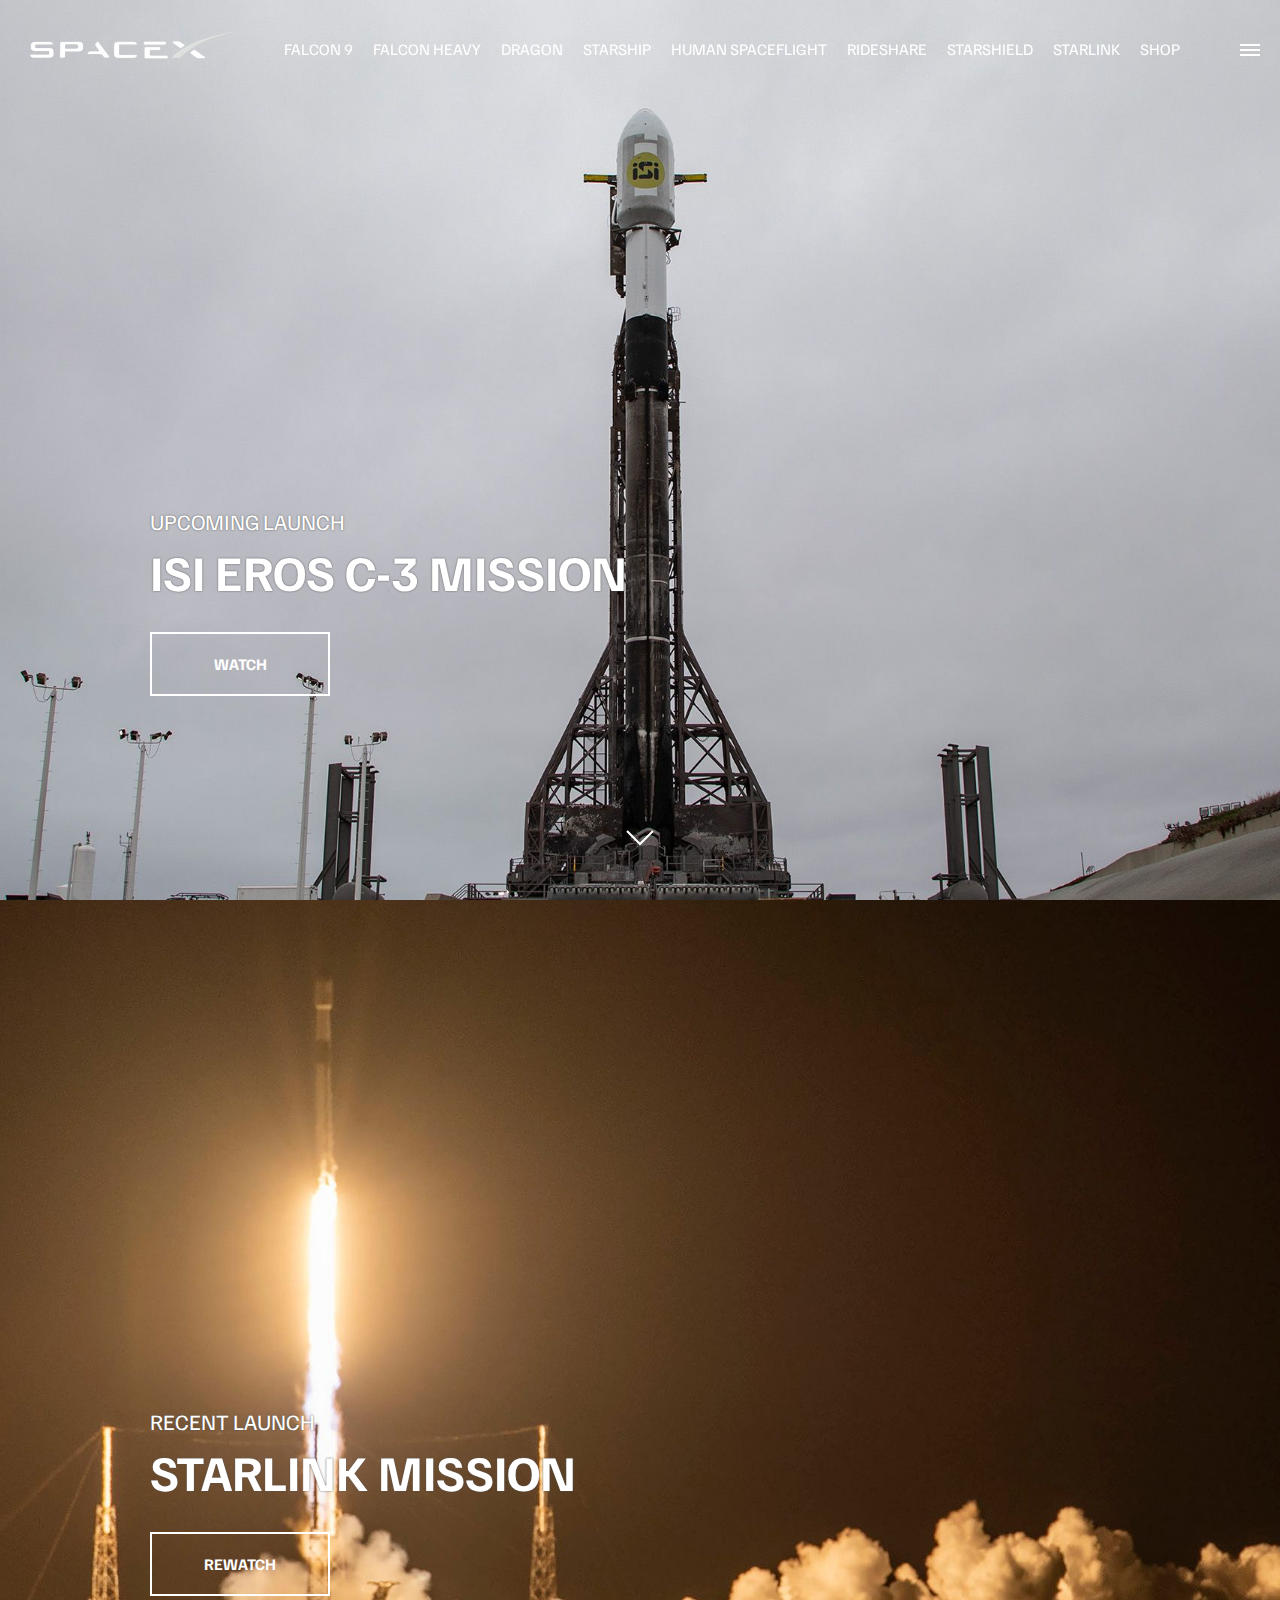
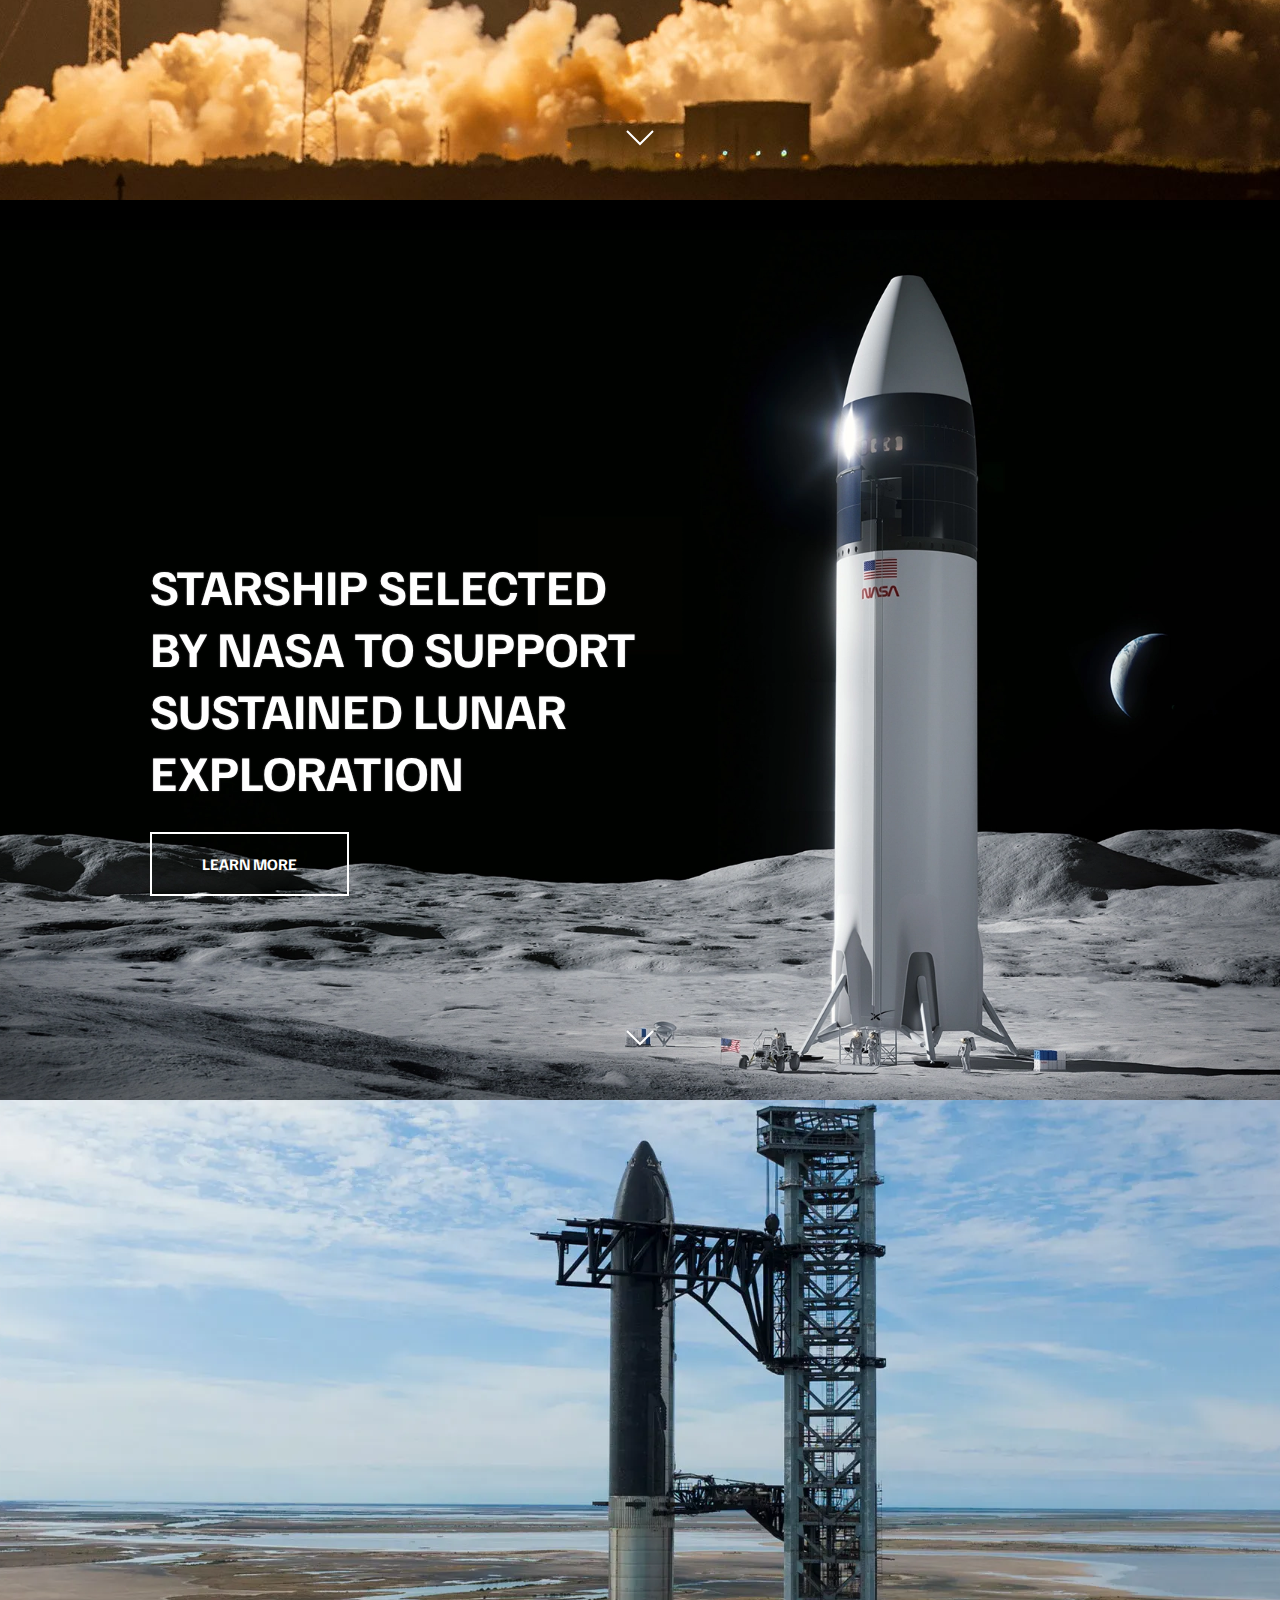
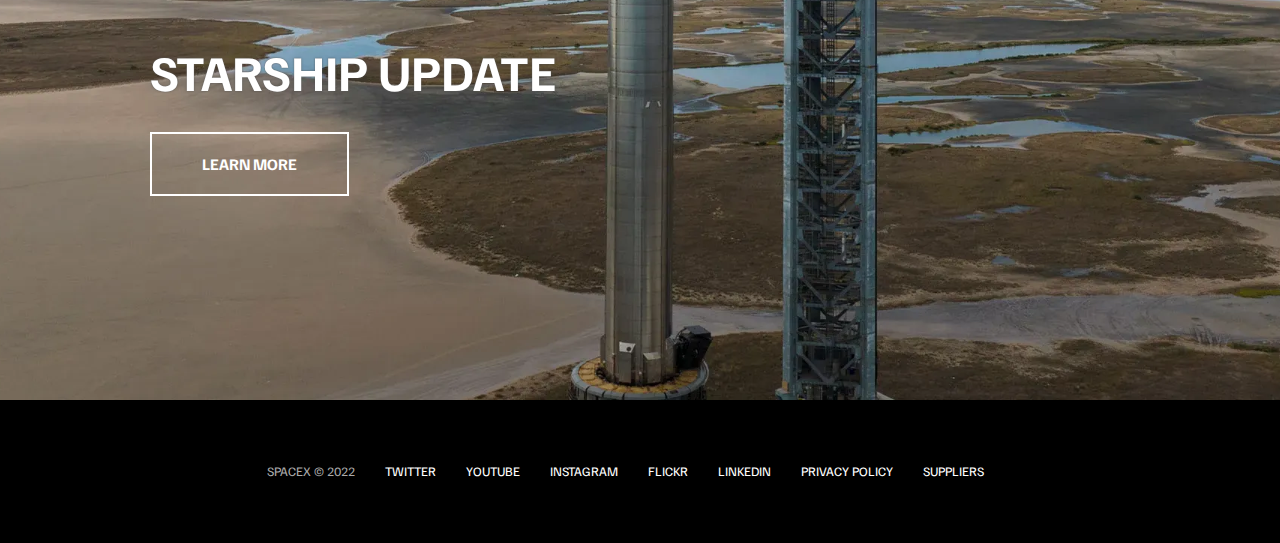
<file: index.html>
<!DOCTYPE html>
<html lang="en">
  <head>
    <meta charset="UTF-8" />
    <meta http-equiv="X-UA-Compatible" content="IE=edge" />
    <meta name="viewport" content="width=device-width, initial-scale=1.0" />
    <link
      rel="stylesheet"
      href="https://cdnjs.cloudflare.com/ajax/libs/font-awesome/6.2.1/css/all.min.css"
      integrity="sha512-MV7K8+y+gLIBoVD59lQIYicR65iaqukzvf/nwasF0nqhPay5w/9lJmVM2hMDcnK1OnMGCdVK+iQrJ7lzPJQd1w=="
      crossorigin="anonymous"
      referrerpolicy="no-referrer"
    />
    <link rel="stylesheet" href="/css/style.css" />
    <script src="/js/script.js" defer></script>
    <title>SpaceX Demo</title>
  </head>
  <body>
    <!-- Header / Nav -->
    <div id="overlay"></div>
    <div id="mobile-menu" class="mobile-main-menu">
      <ul>
        <li><a href="#">Mission</a></li>
        <li><a href="#">Launches</a></li>
        <li><a href="#">Careers</a></li>
        <li><a href="#">Updates</a></li>
        <li><a href="#">Shop</a></li>

        <li class="mobile-only"><a href="falcon9.html">Falcon 9</a></li>
        <li class="mobile-only">
          <a href="falcon-heavy.html">Falcon Heavy</a>
        </li>
        <li class="mobile-only"><a href="dragon.html">Dragon</a></li>
        <li class="mobile-only"><a href="#">Starship</a></li>
        <li class="mobile-only"><a href="#">Human Spaceflight</a></li>
        <li class="mobile-only"><a href="#">Rideshare</a></li>
        <li class="mobile-only"><a href="#">Starshield</a></li>
        <li class="mobile-only"><a href="#">Starlink</a></li>
      </ul>
    </div>
    <header class="main-header">
      <div class="logo">
        <a href="index.html">
          <img src="img/logo.png" alt="SpaceX logo" />
        </a>
      </div>
      <nav class="desktop-main-menu">
        <ul>
          <li><a href="falcon9.html">Falcon 9</a></li>
          <li><a href="falcon-heavy.html">Falcon Heavy</a></li>
          <li><a href="dragon.html">Dragon</a></li>
          <li><a href="#">Starship</a></li>
          <li><a href="#">Human Spaceflight</a></li>
          <li><a href="#">Rideshare</a></li>
          <li><a href="#">Starshield</a></li>
          <li><a href="#">Starlink</a></li>
          <li><a href="#">Shop</a></li>
        </ul>
      </nav>
    </header>

    <!-- Hamburger menu -->
    <button id="menu-btn" class="hamburger" type="button">
      <span class="hamburger-top"></span>
      <span class="hamburger-middle"></span>
      <span class="hamburger-bottom"></span>
    </button>

    <!-- Section A -->
    <section class="section-a">
      <div class="section-inner">
        <h4 class="shadowed">Upcoming Launch</h4>
        <h2 class="shadowed">ISI Eros C-3 Mission</h2>
        <a href="#" class="btn">
          <div class="hover"></div>
          <span>Watch</span>
        </a>
      </div>

      <div class="scroll-arrow">
        <svg width="30px" height="20px">
          <path
            stroke="#ffffff"
            fill="none"
            stroke-width="2px"
            d="M2.000,5.000 L15.000,18.000 L28.000,5.000 "
          ></path>
        </svg>
      </div>
    </section>

    <!-- Section B -->
    <section class="section-b">
      <div class="section-inner">
        <h4 class="shadowed">Recent Launch</h4>
        <h2 class="shadowed">Starlink Mission</h2>
        <a href="#" class="btn">
          <div class="hover"></div>
          <span>Rewatch</span>
        </a>
      </div>

      <div class="scroll-arrow">
        <svg width="30px" height="20px">
          <path
            stroke="#ffffff"
            fill="none"
            stroke-width="2px"
            d="M2.000,5.000 L15.000,18.000 L28.000,5.000 "
          ></path>
        </svg>
      </div>
    </section>

    <!-- Section C -->
    <section class="section-c">
      <div class="section-inner">
        <h2 class="shadowed">
          Starship selected by NASA to support sustained Lunar exploration
        </h2>
        <a href="#" class="btn">
          <div class="hover"></div>
          <span>Learn More</span>
        </a>
      </div>

      <div class="scroll-arrow">
        <svg width="30px" height="20px">
          <path
            stroke="#ffffff"
            fill="none"
            stroke-width="2px"
            d="M2.000,5.000 L15.000,18.000 L28.000,5.000 "
          ></path>
        </svg>
      </div>
    </section>

    <!-- Section D -->
    <section class="section-d">
      <div class="section-inner">
        <h2 class="shadowed">Starship Update</h2>
        <a href="#" class="btn">
          <div class="hover"></div>
          <span>Learn More</span>
        </a>
      </div>
    </section>

    <!-- Footer -->
    <footer>
      <ul>
        <li>SpaceX &copy; 2022</li>
        <li><a href="#">Twitter</a></li>
        <li><a href="#">YouTube</a></li>
        <li><a href="#">Instagram</a></li>
        <li><a href="#">FlickR</a></li>
        <li><a href="#">LinkedIn</a></li>
        <li><a href="#">Privacy Policy</a></li>
        <li><a href="#">Suppliers</a></li>
      </ul>
    </footer>
  </body>
</html>
</file>
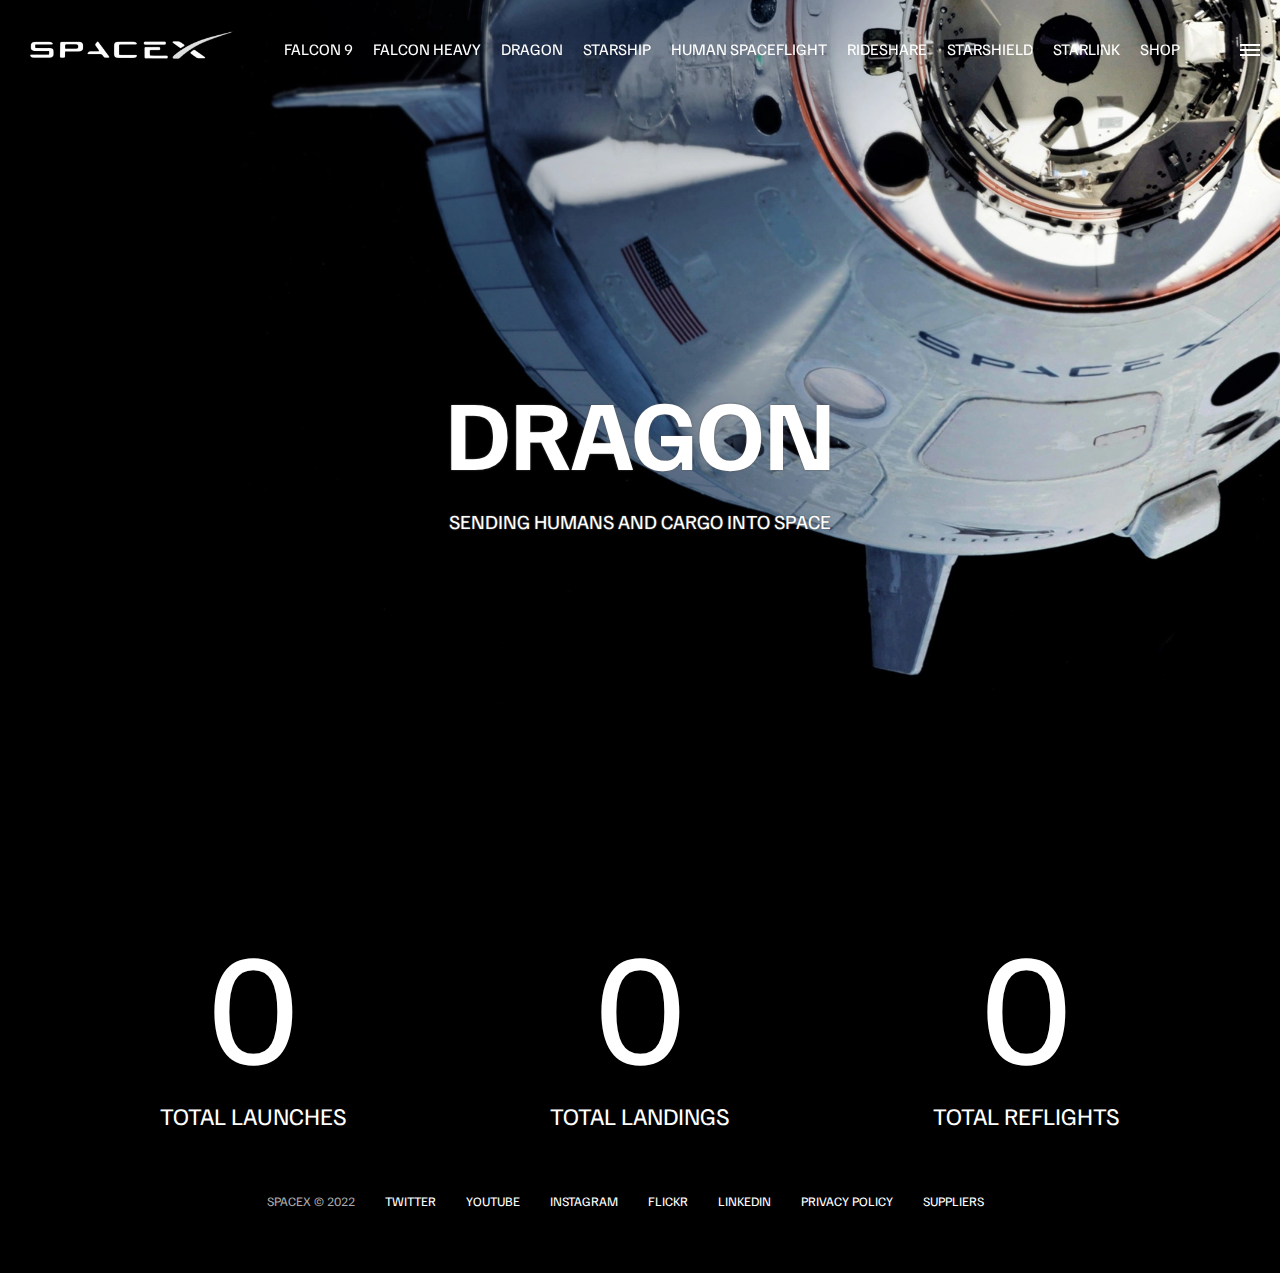
<file: dragon.html>
<!DOCTYPE html>
<html lang="en">
  <head>
    <meta charset="UTF-8" />
    <meta http-equiv="X-UA-Compatible" content="IE=edge" />
    <meta name="viewport" content="width=device-width, initial-scale=1.0" />
    <link
      rel="stylesheet"
      href="https://cdnjs.cloudflare.com/ajax/libs/font-awesome/6.2.1/css/all.min.css"
      integrity="sha512-MV7K8+y+gLIBoVD59lQIYicR65iaqukzvf/nwasF0nqhPay5w/9lJmVM2hMDcnK1OnMGCdVK+iQrJ7lzPJQd1w=="
      crossorigin="anonymous"
      referrerpolicy="no-referrer"
    />
    <link rel="stylesheet" href="/css/style.css" />
    <script src="/js/script.js" defer></script>
    <title>SpaceX - Dragon</title>
  </head>
  <body>
    <!-- Header / Nav -->
    <div id="overlay"></div>
    <div id="mobile-menu" class="mobile-main-menu">
      <ul>
        <li><a href="#">Mission</a></li>
        <li><a href="#">Launches</a></li>
        <li><a href="#">Careers</a></li>
        <li><a href="#">Updates</a></li>
        <li><a href="#">Shop</a></li>

        <li class="mobile-only"><a href="falcon9.html">Falcon 9</a></li>
        <li class="mobile-only">
          <a href="falcon-heavy.html">Falcon Heavy</a>
        </li>
        <li class="mobile-only"><a href="dragon.html">Dragon</a></li>
        <li class="mobile-only"><a href="#">Starship</a></li>
        <li class="mobile-only"><a href="#">Human Spaceflight</a></li>
        <li class="mobile-only"><a href="#">Rideshare</a></li>
        <li class="mobile-only"><a href="#">Starshield</a></li>
        <li class="mobile-only"><a href="#">Starlink</a></li>
      </ul>
    </div>
    <header class="main-header">
      <div class="logo">
        <a href="index.html">
          <img src="img/logo.png" alt="SpaceX logo" />
        </a>
      </div>
      <nav class="desktop-main-menu">
        <ul>
          <li><a href="falcon9.html">Falcon 9</a></li>
          <li><a href="falcon-heavy.html">Falcon Heavy</a></li>
          <li><a href="dragon.html">Dragon</a></li>
          <li><a href="#">Starship</a></li>
          <li><a href="#">Human Spaceflight</a></li>
          <li><a href="#">Rideshare</a></li>
          <li><a href="#">Starshield</a></li>
          <li><a href="#">Starlink</a></li>
          <li><a href="#">Shop</a></li>
        </ul>
      </nav>
    </header>

    <!-- Hamburger menu -->
    <button id="menu-btn" class="hamburger" type="button">
      <span class="hamburger-top"></span>
      <span class="hamburger-middle"></span>
      <span class="hamburger-bottom"></span>
    </button>

    <section class="section-animate bg-dragon"></section>
    <div class="section-inner-center">
      <h3 class="shadowed">Dragon</h3>
      <p class="shadowed">Sending Humans and Cargo into space</p>
    </div>

    <div class="stats">
      <div>
        <span class="counter" data-target="37">0</span>
        <h4>Total Launches</h4>
      </div>
      <div>
        <span class="counter" data-target="32">0</span>
        <h4>Total Landings</h4>
      </div>
      <div>
        <span class="counter" data-target="15">0</span>
        <h4>Total Reflights</h4>
      </div>
    </div>

    <!-- Footer -->
    <footer>
      <ul>
        <li>SpaceX &copy; 2022</li>
        <li><a href="#">Twitter</a></li>
        <li><a href="#">YouTube</a></li>
        <li><a href="#">Instagram</a></li>
        <li><a href="#">FlickR</a></li>
        <li><a href="#">LinkedIn</a></li>
        <li><a href="#">Privacy Policy</a></li>
        <li><a href="#">Suppliers</a></li>
      </ul>
    </footer>
  </body>
</html>
</file>
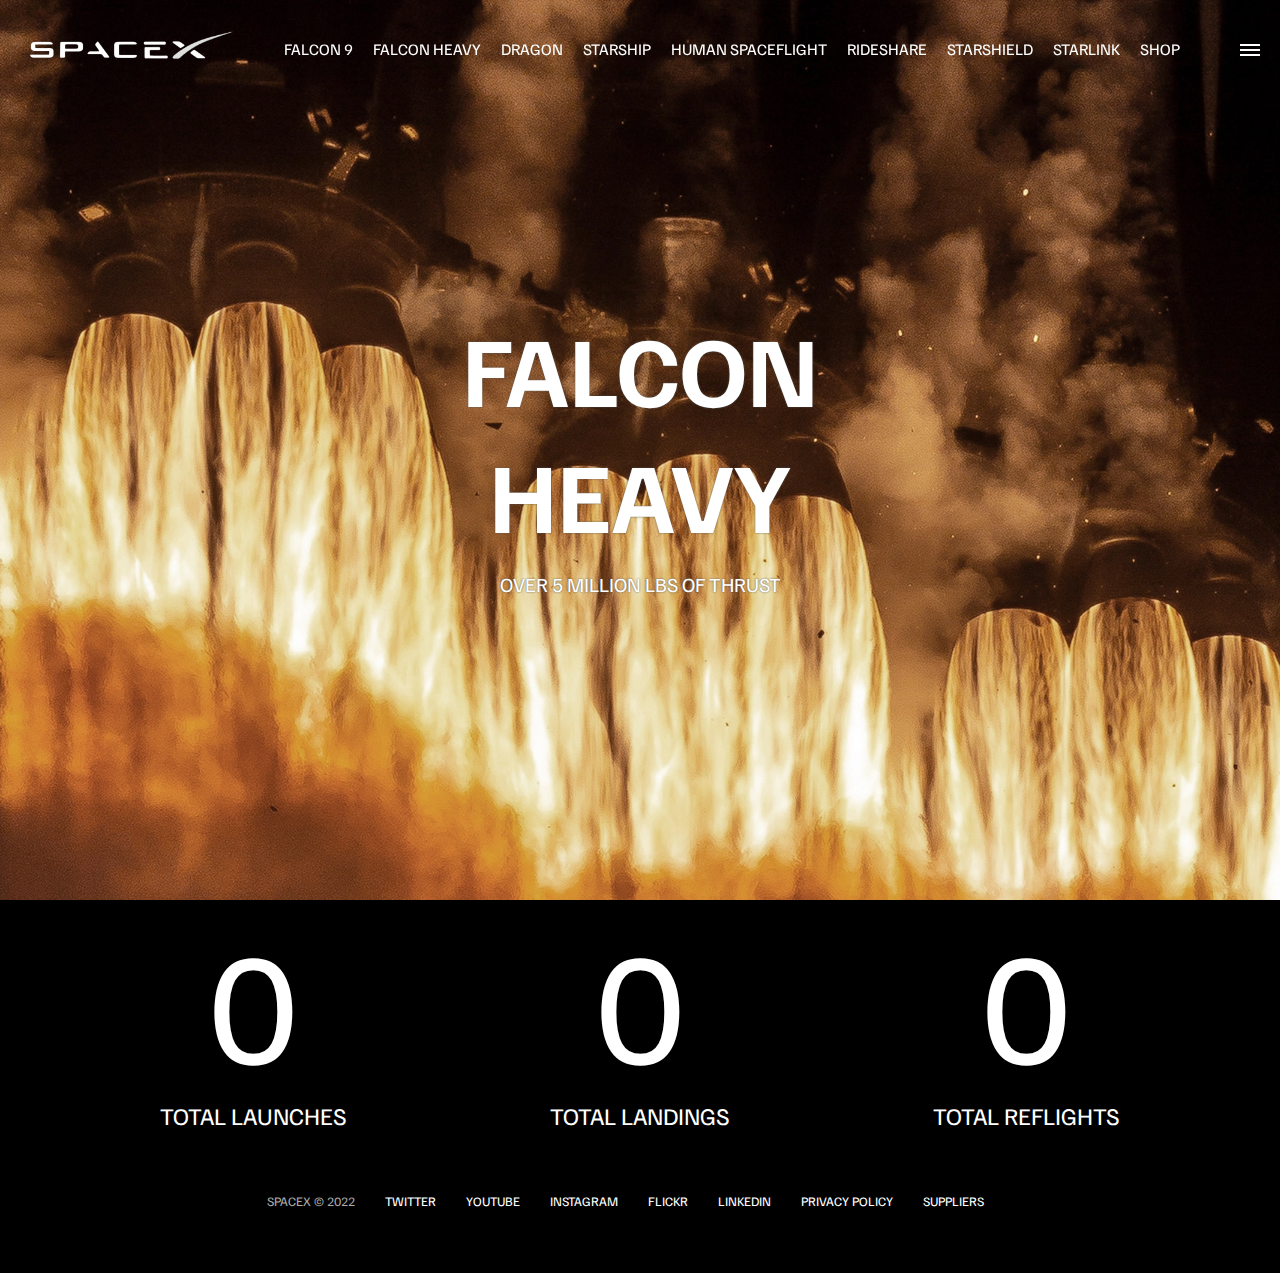
<file: falcon-heavy.html>
<!DOCTYPE html>
<html lang="en">
  <head>
    <meta charset="UTF-8" />
    <meta http-equiv="X-UA-Compatible" content="IE=edge" />
    <meta name="viewport" content="width=device-width, initial-scale=1.0" />
    <link
      rel="stylesheet"
      href="https://cdnjs.cloudflare.com/ajax/libs/font-awesome/6.2.1/css/all.min.css"
      integrity="sha512-MV7K8+y+gLIBoVD59lQIYicR65iaqukzvf/nwasF0nqhPay5w/9lJmVM2hMDcnK1OnMGCdVK+iQrJ7lzPJQd1w=="
      crossorigin="anonymous"
      referrerpolicy="no-referrer"
    />
    <link rel="stylesheet" href="/css/style.css" />
    <script src="/js/script.js" defer></script>
    <title>SpaceX - Falcon Heavy</title>
  </head>
  <body>
    <!-- Header / Nav -->
    <div id="overlay"></div>
    <div id="mobile-menu" class="mobile-main-menu">
      <ul>
        <li><a href="#">Mission</a></li>
        <li><a href="#">Launches</a></li>
        <li><a href="#">Careers</a></li>
        <li><a href="#">Updates</a></li>
        <li><a href="#">Shop</a></li>

        <li class="mobile-only"><a href="falcon9.html">Falcon 9</a></li>
        <li class="mobile-only">
          <a href="falcon-heavy.html">Falcon Heavy</a>
        </li>
        <li class="mobile-only"><a href="dragon.html">Dragon</a></li>
        <li class="mobile-only"><a href="#">Starship</a></li>
        <li class="mobile-only"><a href="#">Human Spaceflight</a></li>
        <li class="mobile-only"><a href="#">Rideshare</a></li>
        <li class="mobile-only"><a href="#">Starshield</a></li>
        <li class="mobile-only"><a href="#">Starlink</a></li>
      </ul>
    </div>
    <header class="main-header">
      <div class="logo">
        <a href="index.html">
          <img src="img/logo.png" alt="SpaceX logo" />
        </a>
      </div>
      <nav class="desktop-main-menu">
        <ul>
          <li><a href="falcon9.html">Falcon 9</a></li>
          <li><a href="falcon-heavy.html">Falcon Heavy</a></li>
          <li><a href="dragon.html">Dragon</a></li>
          <li><a href="#">Starship</a></li>
          <li><a href="#">Human Spaceflight</a></li>
          <li><a href="#">Rideshare</a></li>
          <li><a href="#">Starshield</a></li>
          <li><a href="#">Starlink</a></li>
          <li><a href="#">Shop</a></li>
        </ul>
      </nav>
    </header>

    <!-- Hamburger menu -->
    <button id="menu-btn" class="hamburger" type="button">
      <span class="hamburger-top"></span>
      <span class="hamburger-middle"></span>
      <span class="hamburger-bottom"></span>
    </button>

    <section class="section-animate bg-falcon-heavy"></section>
    <div class="section-inner-center">
      <h3 class="shadowed">Falcon Heavy</h3>
      <p class="shadowed">Over 5 million LBS of thrust</p>
    </div>

    <div class="stats">
      <div>
        <span class="counter" data-target="4">0</span>
        <h4>Total Launches</h4>
      </div>
      <div>
        <span class="counter" data-target="9">0</span>
        <h4>Total Landings</h4>
      </div>
      <div>
        <span class="counter" data-target="4">0</span>
        <h4>Total Reflights</h4>
      </div>
    </div>

    <!-- Footer -->
    <footer>
      <ul>
        <li>SpaceX &copy; 2022</li>
        <li><a href="#">Twitter</a></li>
        <li><a href="#">YouTube</a></li>
        <li><a href="#">Instagram</a></li>
        <li><a href="#">FlickR</a></li>
        <li><a href="#">LinkedIn</a></li>
        <li><a href="#">Privacy Policy</a></li>
        <li><a href="#">Suppliers</a></li>
      </ul>
    </footer>
  </body>
</html>
</file>
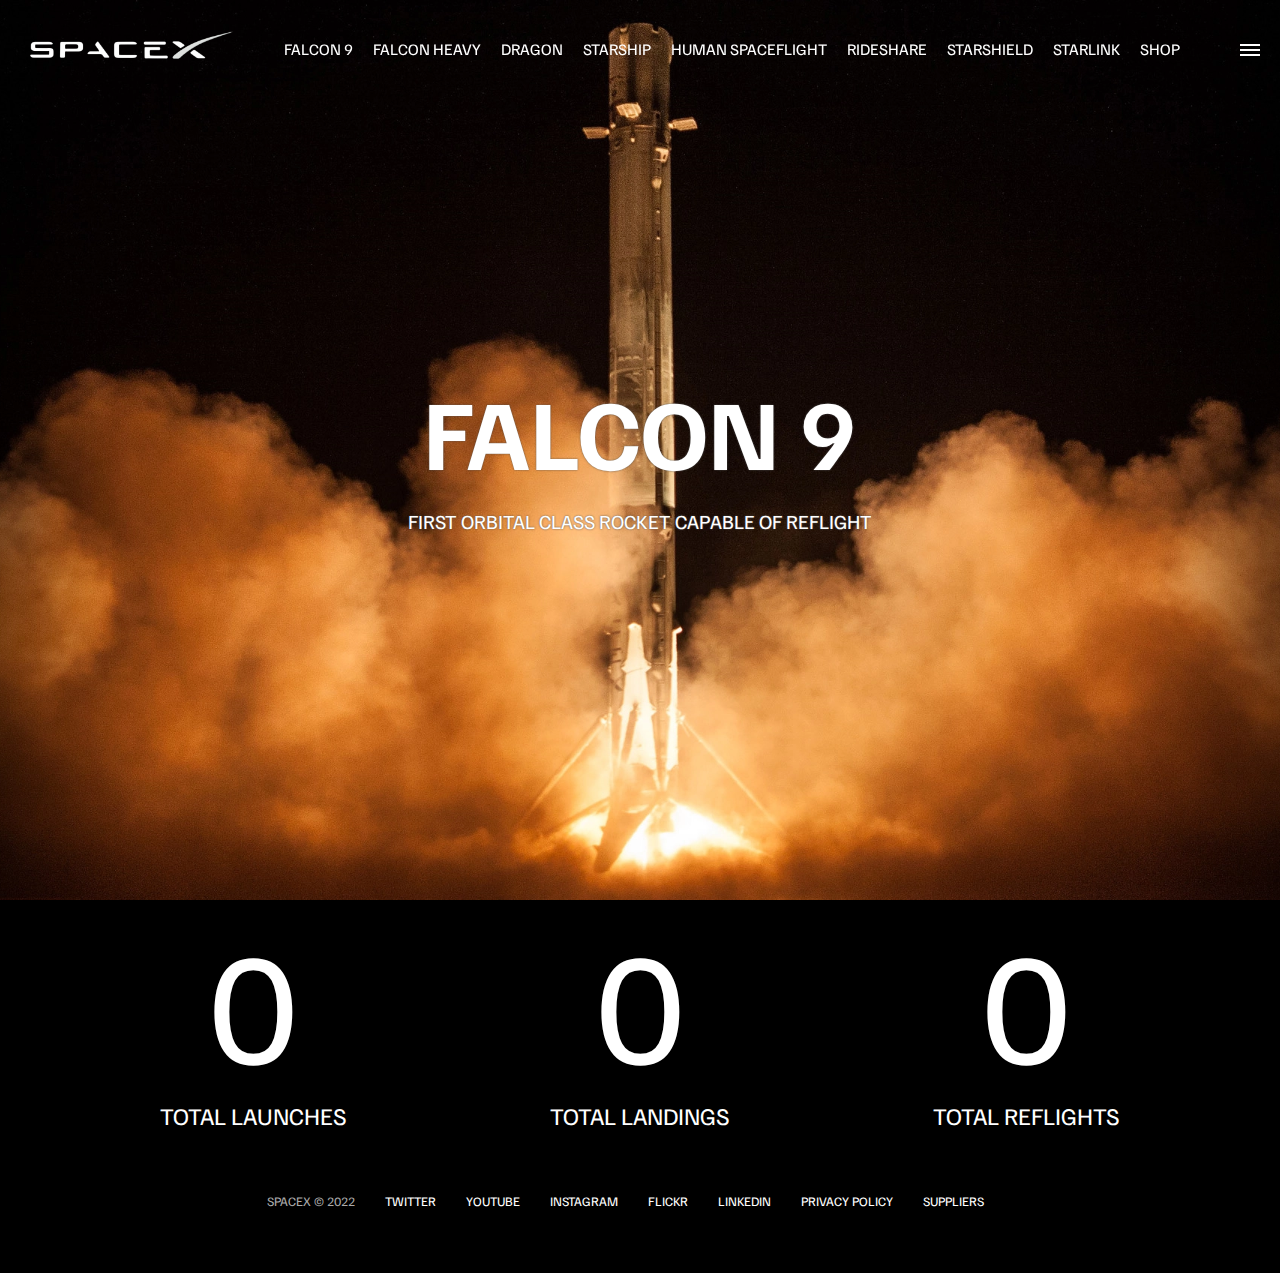
<file: falcon9.html>
<!DOCTYPE html>
<html lang="en">
  <head>
    <meta charset="UTF-8" />
    <meta http-equiv="X-UA-Compatible" content="IE=edge" />
    <meta name="viewport" content="width=device-width, initial-scale=1.0" />
    <link
      rel="stylesheet"
      href="https://cdnjs.cloudflare.com/ajax/libs/font-awesome/6.2.1/css/all.min.css"
      integrity="sha512-MV7K8+y+gLIBoVD59lQIYicR65iaqukzvf/nwasF0nqhPay5w/9lJmVM2hMDcnK1OnMGCdVK+iQrJ7lzPJQd1w=="
      crossorigin="anonymous"
      referrerpolicy="no-referrer"
    />
    <link rel="stylesheet" href="/css/style.css" />
    <script src="/js/script.js" defer></script>
    <title>SpaceX - Falcon 9</title>
  </head>
  <body>
    <!-- Header / Nav -->
    <div id="overlay"></div>
    <div id="mobile-menu" class="mobile-main-menu">
      <ul>
        <li><a href="#">Mission</a></li>
        <li><a href="#">Launches</a></li>
        <li><a href="#">Careers</a></li>
        <li><a href="#">Updates</a></li>
        <li><a href="#">Shop</a></li>

        <li class="mobile-only"><a href="falcon9.html">Falcon 9</a></li>
        <li class="mobile-only">
          <a href="falcon-heavy.html">Falcon Heavy</a>
        </li>
        <li class="mobile-only"><a href="dragon.html">Dragon</a></li>
        <li class="mobile-only"><a href="#">Starship</a></li>
        <li class="mobile-only"><a href="#">Human Spaceflight</a></li>
        <li class="mobile-only"><a href="#">Rideshare</a></li>
        <li class="mobile-only"><a href="#">Starshield</a></li>
        <li class="mobile-only"><a href="#">Starlink</a></li>
      </ul>
    </div>
    <header class="main-header">
      <div class="logo">
        <a href="index.html">
          <img src="img/logo.png" alt="SpaceX logo" />
        </a>
      </div>
      <nav class="desktop-main-menu">
        <ul>
          <li><a href="falcon9.html">Falcon 9</a></li>
          <li><a href="falcon-heavy.html">Falcon Heavy</a></li>
          <li><a href="dragon.html">Dragon</a></li>
          <li><a href="#">Starship</a></li>
          <li><a href="#">Human Spaceflight</a></li>
          <li><a href="#">Rideshare</a></li>
          <li><a href="#">Starshield</a></li>
          <li><a href="#">Starlink</a></li>
          <li><a href="#">Shop</a></li>
        </ul>
      </nav>
    </header>

    <!-- Hamburger menu -->
    <button id="menu-btn" class="hamburger" type="button">
      <span class="hamburger-top"></span>
      <span class="hamburger-middle"></span>
      <span class="hamburger-bottom"></span>
    </button>

    <section class="section-animate bg-falcon-9"></section>
    <div class="section-inner-center">
      <h3 class="shadowed">Falcon 9</h3>
      <p class="shadowed">First orbital class rocket capable of reflight</p>
    </div>

    <div class="stats">
      <div>
        <span class="counter" data-target="193">0</span>
        <h4>Total Launches</h4>
      </div>
      <div>
        <span class="counter" data-target="151">0</span>
        <h4>Total Landings</h4>
      </div>
      <div>
        <span class="counter" data-target="130">0</span>
        <h4>Total Reflights</h4>
      </div>
    </div>

    <!-- Footer -->
    <footer>
      <ul>
        <li>SpaceX &copy; 2022</li>
        <li><a href="#">Twitter</a></li>
        <li><a href="#">YouTube</a></li>
        <li><a href="#">Instagram</a></li>
        <li><a href="#">FlickR</a></li>
        <li><a href="#">LinkedIn</a></li>
        <li><a href="#">Privacy Policy</a></li>
        <li><a href="#">Suppliers</a></li>
      </ul>
    </footer>
  </body>
</html>
</file>
<file: css/style.css>
@import url("https://fonts.googleapis.com/css2?family=Familjen+Grotesk:wght@400;600;700&display=swap");

*,
*::before,
*::after {
  margin: 0;
  padding: 0;
  box-sizing: border-box;
}

body {
  font-family: "Familjen Grotesk", sans-serif;
  background: #000;
  color: #fff;
}

a {
  text-decoration: none;
  color: #fff;
}

ul {
  list-style: none;
}

.shadowed {
  text-shadow: 0 0 2px #555;
}

/* Header / Navbar */
.main-header {
  position: fixed;
  top: 0;
  left: 0;
  width: 100%;
  z-index: 3;
  display: flex;
  justify-content: space-between;
  align-items: center;
  text-transform: uppercase;
  height: 100px;
  padding: 0 30px;
}

/* Logo */
.logo {
  width: 210px;
  height: auto;
}

.logo img {
  display: block;
  width: 100%;
  height: auto;
}

/* Desktop menu */
.desktop-main-menu {
  margin-right: 50px;
}

.desktop-main-menu ul {
  display: flex;
}

.desktop-main-menu ul li {
  position: relative;
  margin-right: 20px;
  padding-bottom: 2px;
}

/* Menu item bottom border */
.desktop-main-menu ul li a::after {
  content: "";
  position: absolute;
  bottom: 0;
  left: 0;
  width: 100%;
  height: 1px;
  background: #fff;
  transform: scaleX(0);
  transition: transform 0.6s cubic-bezier(0.19, 1, 0.22, 1);
  transform-origin: right;
}

.desktop-main-menu ul li a:hover::after {
  transform: scaleX(1);
  transform-origin: left;
  transition-duration: 0.4s;
}

/* Sections */
section {
  position: relative;
  height: 100vh;
  background-position: center center;
  background-repeat: no-repeat;
  background-size: cover;
  text-transform: uppercase;
}

.section-inner {
  position: absolute;
  bottom: 200px;
  left: 150px;
  max-width: 500px;
}

.section-inner h4 {
  font-size: 22px;
  margin-bottom: 5px;
  font-weight: 300;
  animation: fadeInUp 0.5s ease-in-out;
}

.section-inner h2 {
  font-size: 50px;
  font-weight: 700;
  margin-bottom: 20px;
  animation: fadeInUp 0.5s ease-in-out 0.2s;
  animation-fill-mode: both;
}

.section-inner a {
  animation: fadeInUp 0.5s ease-in-out 0.4s;
  animation-fill-mode: both;
}

/* Background images */
.section-a {
  background-image: url("../img/section_a.jpg");
}

.section-b {
  background-image: url("../img/section_b.jpg");
}

.section-c {
  background-image: url("../img/section_c.webp");
}

.section-d {
  background-image: url("../img/section_d.webp");
}

/* Buttons */
.btn {
  position: relative;
  display: inline-block;
  cursor: pointer;
  text-align: center;
  min-width: 180px;
  padding: 20px 50px;
  margin-top: 10px;
  border: 2px solid #fff;
  text-transform: uppercase;
  font-weight: bold;
  overflow: hidden;
  z-index: 2;
}

.btn:hover span {
  color: #000;
}

.btn .hover {
  position: absolute;
  top: 0;
  left: 0;
  width: 100%;
  height: 100%;
  background-color: #fff;
  color: #000;
  z-index: -1;
  transform: translateY(100%);
  transition: transform 0.6s cubic-bezier(0.19, 1, 0.22, 1);
}

.btn:hover .hover {
  transform: translateY(0);
}

/* Scroll arrow */
.scroll-arrow {
  position: absolute;
  bottom: 50px;
  left: 50%;
  transform: translateX(-50%);
  animation: fadeBounce 5s infinite;
}

/* Footer */
footer {
  position: relative;
  padding: 55px 0;
}

footer ul {
  display: flex;
  justify-content: center;
  align-items: center;
  flex-wrap: wrap;
}

footer ul li {
  margin-right: 30px;
  color: #aaa;
  text-transform: uppercase;
  font-size: 13px;
  line-height: 2.5;
}

footer ul li a {
  color: #fff;
  transition: color 0.6s;
}

footer ul li a:hover {
  color: #aaa;
}

/* Hamburger Menu */
.hamburger {
  position: fixed;
  top: 40px;
  right: 20px;
  z-index: 10;
  cursor: pointer;
  width: 20px;
  height: 20px;
  background: none;
  border: none;
}

.hamburger-top,
.hamburger-middle,
.hamburger-bottom {
  position: absolute;
  width: 20px;
  height: 2px;
  top: 4px;
  left: 0;
  background: #fff;
  transition: all 0.5s;
}

.hamburger-middle {
  transform: translateY(5px);
}

.hamburger-bottom {
  transform: translateY(10px);
}

/* Transition hamburger to X when open */
.open {
  transform: rotate(90deg);
}

.open .hamburger-top {
  transform: rotate(45deg) translateY(6px) translateX(6px);
}

.open .hamburger-middle {
  display: none;
}

.open .hamburger-bottom {
  transform: rotate(-45deg) translateY(6px) translateX(-6px);
}

/* Overlay */
.overlay-show {
  position: fixed;
  top: 0;
  left: 0;
  width: 100%;
  height: 100%;
  background-color: rgba(0, 0, 0, 0.5);
  z-index: 3;
}

/* Hide mobile menu */
.mobile-only {
  display: none;
}

/* Stop body scroll */
.stop-scrolling {
  overflow: hidden;
}

/* Mobile menu */
.mobile-main-menu {
  position: fixed;
  top: 0;
  right: 0;
  width: 350px;
  height: 100%;
  background: #000;
  z-index: 4;
  display: flex;
  align-items: center;
  justify-content: center;
  transform: translateX(100%);
  transition: transform 0.6s cubic-bezier(0.19, 1, 0.22, 1);
}

.mobile-main-menu ul {
  display: flex;
  flex-direction: column;
  align-items: flex-end;
  justify-content: center;
  padding: 50px;
  width: 100%;
}

.mobile-main-menu ul li {
  margin-bottom: 20px;
  font-size: 18px;
  text-transform: uppercase;
  border-bottom: 1px #252525 solid;
  width: 100%;
  text-align: right;
  padding-bottom: 8px;
}

.mobile-main-menu ul li a {
  color: #fff;
  transition: color 0.6s;
}

.mobile-main-menu ul li a:hover {
  color: #aaa;
}

/* Bring menu from right */
.show-menu {
  transform: translateX(0);
}

/* Inner pages */
.bg-falcon-9 {
  background-image: url("../img/falcon-9.webp");
}

.bg-falcon-heavy {
  background-image: url("../img/falcon-heavy.webp");
}

.bg-dragon {
  background-image: url("../img/dragon.webp");
}

.section-animate {
  animation: fadeIn 2s ease-in-out;
}

.section-inner-center {
  position: absolute;
  top: 50%;
  left: 50%;
  transform: translate(-50%, -50%);
  text-transform: uppercase;
  text-align: center;
}

.section-inner-center h3 {
  font-size: 100px;
  margin-bottom: 15px;
  animation: fadeInUp 0.5s ease-in-out;
}

.section-inner-center p {
  font-size: 20px;
  animation: fadeInUp 0.5s ease-in-out 0.2s;
  animation-fill-mode: both;
}

/* Stats */
.stats {
  max-width: 960px;
  margin: 0 auto;
  display: flex;
  align-items: center;
  justify-content: space-between;
  text-align: center;
  text-transform: uppercase;
}

.stats div span {
  font-size: 160px;
}

.stats div h4 {
  font-size: 24px;
  font-weight: 300;
}

/* Animations */
@keyframes fadeInUp {
  0% {
    opacity: 0;
    transform: translateY(140px);
  }

  100% {
    opacity: 1;
    transform: translateY(0);
  }
}

@keyframes fadeIn {
  0% {
    opacity: 0;
  }

  100% {
    opacity: 1;
  }
}

@keyframes fadeBounce {
  0%,
  20%,
  50%,
  80%,
  100% {
    opacity: 0;
    transform: translateY(-20px);
  }

  40% {
    opacity: 1;
    transform: translateY(0);
  }
}

/* Media Queries */
@media (max-width: 960px) {
  .desktop-main-menu {
    display: none;
  }

  /* Show mobile menu */
  .mobile-only {
    display: block;
  }

  .section-inner-center h3 {
    font-size: 75px;
  }
}

@media (max-width: 600px) {
  .section-inner {
    bottom: 75px;
    left: 20px;
  }

  .section-inner h2 {
    font-size: 36px;
  }

  footer ul li:first-child {
    position: absolute;
    top: 30px;
    left: 50%;
    transform: translate(-50%, -50%);
  }

  footer ul li {
    margin-right: 15px;
  }

  .logo {
    width: 150px;
    margin: auto;
  }

  .section-inner-center {
    width: 80%;
  }

  .section-inner-center h3 {
    font-size: 50px;
  }

  /* Stats */
  .stats {
    width: 80%;
  }

  .stats div {
    margin-top: 20px;
    margin-bottom: 20px;
    display: flex;
    flex-direction: column;
    align-items: center;
  }

  .stats div span {
    font-size: 48px;
  }

  .stats div h4 {
    display: block;
    font-size: 12px;
    font-weight: 300;
    max-width: 75%;
  }
}
</file>
